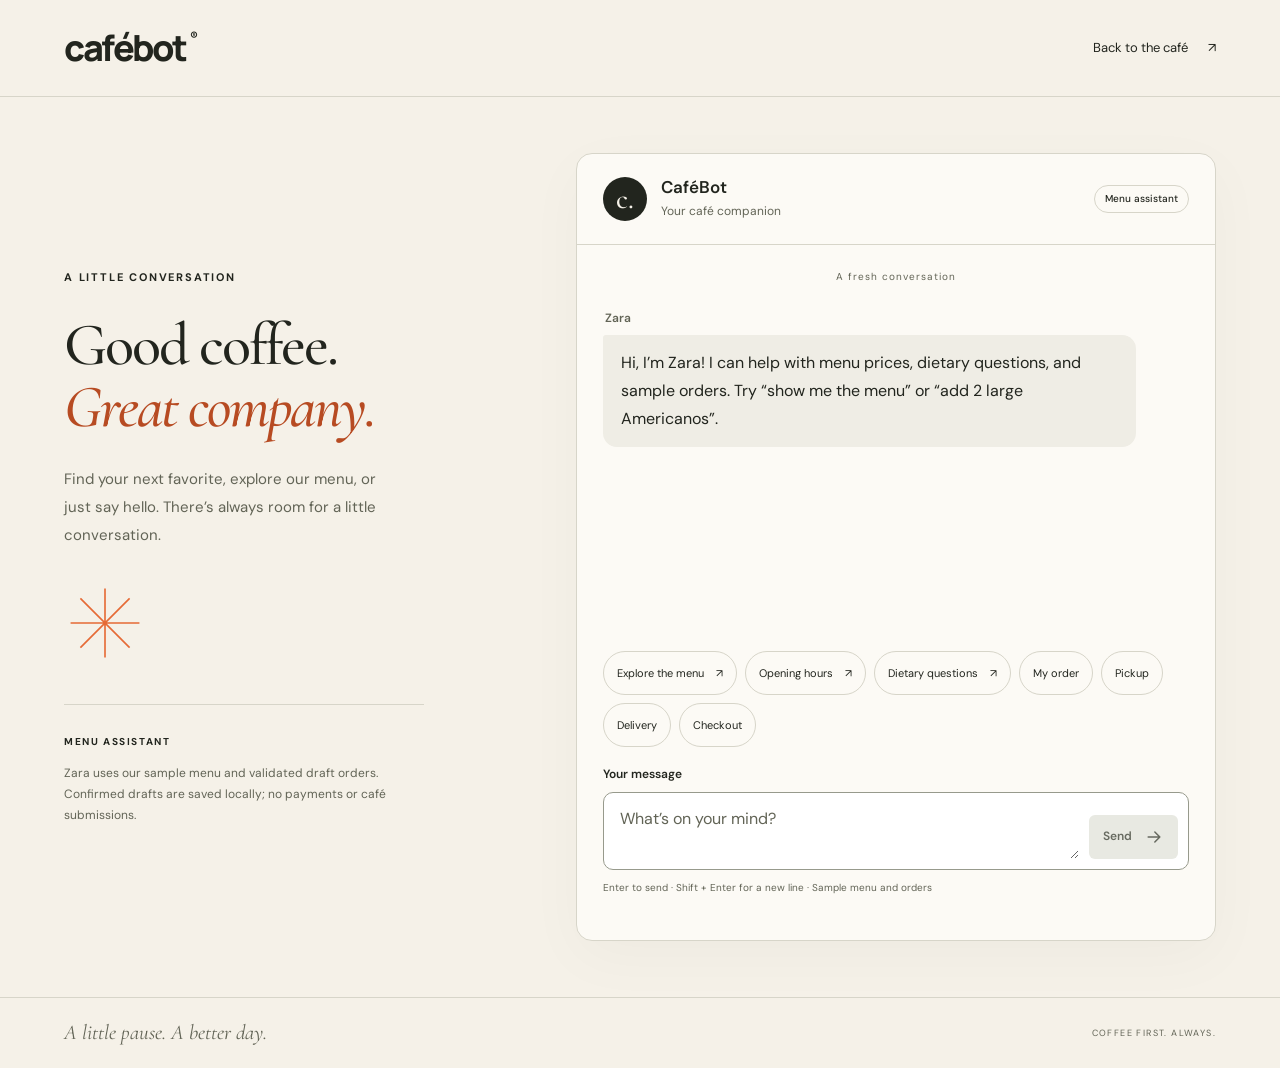
<file: frontend/chat.html>
<!DOCTYPE html>
<html lang="en">
<head>
  <meta charset="UTF-8">
  <meta name="viewport" content="width=device-width, initial-scale=1.0">
  <meta name="theme-color" content="#f5f1e8">
  <title>CaféBot — A little conversation</title>
  <link rel="preconnect" href="https://fonts.googleapis.com">
  <link rel="preconnect" href="https://fonts.gstatic.com" crossorigin>
  <link href="https://fonts.googleapis.com/css2?family=Cormorant+Garamond:ital,wght@0,500;1,500&amp;family=DM+Sans:wght@400;500;600;700&amp;family=Manrope:wght@800&amp;display=swap" rel="stylesheet">
  <link rel="stylesheet" href="chat.css">
  <script src="chat.js" defer></script>
</head>
<body>
  <a class="skip-link" href="#message">Skip to message field</a>
  <header class="page-header">
    <a class="wordmark" href="index.html" aria-label="CaféBot home">cafébot<span>®</span></a>
    <a class="back-link" href="index.html">Back to the café <span aria-hidden="true">↗</span></a>
  </header>
  <main class="chat-layout">
    <aside class="intro" aria-labelledby="intro-title">
      <p class="eyebrow">A LITTLE CONVERSATION</p>
      <h1 id="intro-title">Good coffee.<br><em>Great company.</em></h1>
      <p class="intro-copy">Find your next favorite, explore our menu, or just say hello. There’s always room for a little conversation.</p>
      <div class="intro-mark" aria-hidden="true"><svg viewBox="0 0 100 100" fill="none"><path d="M50 8v84M8 50h84M20 20l60 60M20 80l60-60" stroke="currentColor" stroke-width="2"/></svg></div>
      <div class="demo-note"><span class="demo-label">MENU ASSISTANT</span><p>Zara uses our sample menu and validated draft orders. Confirmed drafts are saved locally; no payments or café submissions.</p></div>
    </aside>
    <section class="chat-panel" aria-labelledby="chat-title">
      <header class="chat-header">
        <span class="avatar" aria-hidden="true">c.</span>
        <div><h2 id="chat-title">CaféBot</h2><p>Your café companion</p></div>
        <span class="demo-badge">Menu assistant</span>
      </header>
      <div class="conversation" role="log" aria-label="Conversation with CaféBot" aria-live="polite" aria-relevant="additions text" tabindex="0">
        <p class="conversation-date">A fresh conversation</p>
        <article class="message bot-message"><p class="speaker">Zara</p><div class="bubble"><p>Hi, I’m Zara! I can help with menu prices, dietary questions, and sample orders. Try “show me the menu” or “add 2 large Americanos”.</p></div></article>
      </div>
      <div class="suggestions" aria-label="Suggested messages">
        <button type="button" disabled data-prompt="Show me the sample menu">Explore the menu <span aria-hidden="true">↗</span></button>
        <button type="button" disabled data-prompt="What are the sample opening hours?">Opening hours <span aria-hidden="true">↗</span></button>
        <button type="button" disabled data-prompt="Do you have dietary information?">Dietary questions <span aria-hidden="true">↗</span></button>
        <button type="button" disabled data-prompt="my order">My order</button>
        <button type="button" disabled data-prompt="pickup">Pickup</button>
        <button type="button" disabled data-prompt="delivery">Delivery</button>
        <button type="button" disabled data-prompt="checkout">Checkout</button>
      </div>
      <form class="composer">
        <label for="message">Your message</label>
        <div class="input-row"><textarea id="message" name="message" disabled rows="2" maxlength="1000" placeholder="What’s on your mind?" aria-describedby="input-hint" required></textarea><button class="send-button" type="submit" disabled><span>Send</span><svg aria-hidden="true" viewBox="0 0 24 24" fill="none"><path d="m5 12 14 0m-6-6 6 6-6 6" stroke="currentColor" stroke-width="1.8" stroke-linecap="round" stroke-linejoin="round"/></svg></button></div>
        <p id="input-hint">Enter to send · Shift + Enter for a new line · Sample menu and orders</p>
        <p id="chat-status" role="status" aria-live="polite"></p>
      </form>
      <noscript><p class="no-script">Enable JavaScript to chat with Zara.</p></noscript>
    </section>
  </main>
  <footer class="page-footer"><span>A little pause. A better day.</span><span>COFFEE FIRST. ALWAYS.</span></footer>
</body>
</html>
</file>
<file: frontend/chat.css>
:root{--paper:#f5f1e8;--surface:#fcfaf5;--ink:#22251e;--muted:#626456;--accent:#b74b22;--orange:#e66b36;--line:#d7d5c9;--sans:'DM Sans',Arial,sans-serif;--serif:'Cormorant Garamond',Georgia,serif}
*{box-sizing:border-box}
body{margin:0;background:var(--paper);color:var(--ink);font-family:var(--sans);font-size:16px;line-height:1.65;overflow-wrap:anywhere;min-height:100svh}
a{color:inherit;text-decoration:none}
button,textarea{font:inherit}
button{cursor:pointer}
button:disabled{cursor:not-allowed}
a:focus-visible,button:focus-visible,textarea:focus-visible,.conversation:focus-visible{outline:3px solid var(--accent);outline-offset:4px}
button,a{touch-action:manipulation}
button{transition:background-color 180ms,color 180ms}
.skip-link{position:fixed;top:-100px;left:20px;background:var(--ink);color:white;padding:12px 20px;z-index:5}.skip-link:focus{top:10px}
.page-header,.page-footer{max-width:1440px;margin:auto;padding:24px clamp(20px,5vw,72px);display:flex;align-items:center;justify-content:space-between;gap:20px;flex-wrap:wrap}
.page-header{border-bottom:1px solid var(--line)}
.wordmark{font-family:'Manrope',var(--sans);font-size:36px;font-weight:800;letter-spacing:-2.5px;display:inline-flex;min-height:48px;align-items:center;line-height:1}
.wordmark span{font-size:12px;letter-spacing:0;align-self:flex-start;margin:7px 0 0 4px}
.back-link{min-height:44px;display:inline-flex;align-items:center;gap:20px;font-size:13px}.back-link:hover{text-decoration:underline;text-underline-offset:5px}
.chat-layout{max-width:1440px;margin:auto;padding:56px clamp(20px,5vw,72px);display:grid;grid-template-columns:.85fr 1.25fr;gap:clamp(32px,6vw,88px);align-items:center}
.intro{min-width:0;align-self:center}.eyebrow{font-size:11px;font-weight:700;letter-spacing:1.8px;margin:0 0 28px}
h1{font:500 clamp(46px,4.7vw,68px)/1.03 var(--serif);letter-spacing:-.035em;margin:0 0 28px;text-wrap:balance}h1 em{font-weight:500;color:var(--accent)}
.intro-copy{max-width:340px;color:var(--muted);font-size:15px;line-height:1.85;margin-bottom:32px}
.intro-mark{width:82px;color:var(--orange);margin:28px 0 40px}.intro-mark svg{display:block;width:100%}
.demo-note{max-width:360px;border-top:1px solid var(--line);padding-top:22px}.demo-label{font-size:10px;letter-spacing:1.6px;font-weight:700}.demo-note p{font-size:12px;color:var(--muted);margin:10px 0 0;line-height:1.75}
.chat-panel{min-width:0;background:var(--surface);border:1px solid var(--line);border-radius:16px;box-shadow:0 16px 60px #22251e08;overflow:hidden}
.chat-header{display:flex;flex-wrap:wrap;align-items:center;gap:14px;padding:22px 26px;border-bottom:1px solid var(--line)}
.avatar{display:grid;place-items:center;flex-shrink:0;width:44px;height:44px;border-radius:50%;background:var(--ink);color:var(--paper);font:500 29px/1 var(--serif)}
.chat-header>div{min-width:0}.chat-header h2{font-size:17px;font-weight:600;line-height:1.4;margin:0}.chat-header p{font-size:12px;color:var(--muted);margin:2px 0 0}
.demo-badge{margin-left:auto;flex-shrink:0;border:1px solid var(--line);border-radius:20px;padding:5px 10px;font-size:10px;font-weight:500}
.conversation{height:390px;overflow-y:auto;padding:24px 26px;scrollbar-width:thin;scrollbar-color:#bdbdaf transparent;outline-offset:-4px!important}
.conversation-date{text-align:center;font-size:10px;letter-spacing:1px;color:var(--muted);margin:0 0 24px}
.message{display:flex;flex-direction:column;align-items:flex-start;margin-bottom:24px}.message:last-child{margin-bottom:0}
.speaker{font-size:12px;font-weight:600;color:var(--muted);margin:0 0 6px 2px}
.bubble{max-width:91%;padding:14px 18px;background:#efede5;border-radius:3px 14px 14px 14px;font-size:16px;line-height:1.75;white-space:pre-wrap;overflow-wrap:anywhere}
.bubble p{margin:0}.bubble p+p{margin-top:12px}
.customer-message{align-items:flex-end}.customer-message .speaker{margin-right:2px}.customer-message .bubble{background:var(--ink);color:var(--paper);border-radius:14px 3px 14px 14px}
.menu-preview{background:var(--surface);border:1px solid var(--line);border-radius:8px;padding:14px;margin:14px 0;white-space:normal}
.menu-label{font-size:10px;letter-spacing:1px;color:var(--muted)}.menu-preview>div{display:flex;flex-wrap:wrap;justify-content:space-between;gap:8px;margin:7px 0}.menu-preview strong{font-size:14px;font-weight:600}.menu-preview>div>span{font-size:13px;font-variant-numeric:tabular-nums}.menu-preview p{font-size:11px;color:var(--muted)}
.suggestions{display:flex;flex-wrap:wrap;gap:8px;padding:16px 26px 0}.suggestions button{min-width:44px;min-height:44px;border:1px solid var(--line);border-radius:24px;padding:8px 13px;color:var(--ink);background:transparent;font-size:11px;display:flex;align-items:center;gap:12px}.suggestions button:hover:enabled{background:#efede5;border-color:var(--muted)}
.composer{padding:18px 26px 22px}.composer label{display:block;font-size:12px;font-weight:600;margin-bottom:8px}.input-row{display:flex;align-items:flex-end;gap:10px;border:1px solid #979a8c;border-radius:10px;background:white;padding:10px}
textarea{display:block;width:100%;min-width:0;border:0;background:transparent;resize:vertical;min-height:54px;max-height:160px;font-size:16px;line-height:1.5;color:var(--ink);padding:4px 6px}textarea::placeholder{color:var(--muted)}
.send-button{display:flex;align-items:center;justify-content:center;gap:12px;min-width:44px;min-height:44px;flex-shrink:0;background:var(--ink);color:var(--paper);border:0;border-radius:6px;padding:10px 14px;font-size:12px;font-weight:600}.send-button svg{width:20px;height:20px}.send-button:hover:enabled{background:#444b39}.send-button:disabled{background:#e8e9e2;color:#676a60}.send-button:active:enabled{background:var(--accent)}
#input-hint{font-size:10px;color:var(--muted);margin:10px 0 0;line-height:1.6}.no-script{font-size:12px;margin:0;padding:0 26px 20px;color:var(--accent)}
.page-footer{border-top:1px solid var(--line);padding-top:20px;padding-bottom:20px;color:var(--muted);font-size:10px}.page-footer>span:first-child{font:italic 21px/1.4 var(--serif)}.page-footer>span:last-child{font-size:9px;letter-spacing:1.4px}
@media(max-width:1000px){.chat-layout{gap:32px;grid-template-columns:.8fr 1.2fr}.chat-header,.conversation{padding-left:20px;padding-right:20px}.suggestions,.composer{padding-left:20px;padding-right:20px}.suggestions button{font-size:10px;gap:8px}}
@media(max-width:760px){.chat-layout{display:block;padding-top:28px;padding-bottom:28px}.intro{margin-bottom:26px}h1{font-size:42px;margin-bottom:12px}.eyebrow{margin-bottom:14px;font-size:10px}.intro-copy{font-size:14px;max-width:540px;margin-bottom:16px}.intro-mark{display:none}.demo-note{max-width:none;padding-top:12px}.demo-note p{display:inline;font-size:11px;margin-left:10px}.demo-label{font-size:9px}.conversation{height:380px}.page-header{padding-top:16px;padding-bottom:16px}.wordmark{font-size:32px}}
@media(max-width:400px){.chat-header{gap:10px;padding:16px}.demo-badge{font-size:9px;padding:4px 8px}.conversation{padding:20px 16px}.suggestions{padding:14px 16px 0}.composer{padding:16px}.send-button{padding:10px}.send-button span{position:absolute;width:1px;height:1px;overflow:hidden;clip-path:inset(50%)}.bubble{max-width:96%;padding:12px 14px}.back-link{font-size:12px;gap:10px}.page-footer>span:last-child{font-size:8px}}
@media(prefers-reduced-motion:reduce){button{transition:none}}
@media(forced-colors:active){.bubble,.avatar,.send-button{border:1px solid CanvasText}a:focus-visible,button:focus-visible,textarea:focus-visible,.conversation:focus-visible{outline-color:Highlight}}
/* Embedded mode keeps the conversation and composer within the side panel. */
.reply-controls{margin-top:14px;display:flex;flex-wrap:wrap;gap:8px;white-space:normal}
.reply-controls button,.retry-button{min-height:44px;border:1px solid var(--muted);border-radius:6px;padding:10px 12px;background:var(--surface);color:var(--ink);font:600 12px/1.4 var(--sans)}
.reply-controls button:disabled{opacity:.55;cursor:default}
.details-form{display:grid;gap:12px;width:100%}.details-form label{display:grid;gap:5px;font-size:13px}
.details-form input{width:100%;min-width:0;min-height:44px;padding:8px;border:1px solid var(--muted);border-radius:5px;font:16px var(--sans);background:white;color:var(--ink)}
.details-form input:focus-visible{outline:2px solid var(--accent);outline-offset:3px}
#chat-status{min-height:18px;margin:4px 0 0;color:var(--muted);font-size:12px}
.embedded-chat body{min-height:0;height:100dvh;background:var(--surface)}
.embedded-chat .page-header,.embedded-chat .intro,.embedded-chat .page-footer,.embedded-chat .skip-link{display:none}
.embedded-chat .chat-layout{display:block;padding:0;height:100%;max-width:none}
.embedded-chat .chat-panel{height:100%;display:flex;flex-direction:column;border:0;border-radius:0;box-shadow:none}
.embedded-chat .chat-header{flex-shrink:0;padding:14px 18px}
.embedded-chat .conversation{height:auto;min-height:0;flex:1;padding:20px;overflow-y:auto}
.embedded-chat .bubble{max-width:95%;font-size:16px;line-height:1.65}
.embedded-chat .suggestions{flex-shrink:0;flex-wrap:nowrap;overflow-x:auto;gap:8px;padding:8px 16px}
.embedded-chat .suggestions button{flex-shrink:0;font-size:12px;white-space:nowrap}
.embedded-chat .composer{flex-shrink:0;padding:8px 16px 12px}
.embedded-chat textarea{height:48px;min-height:44px;max-height:100px}
.embedded-chat #chat-status:empty{min-height:0;margin:0}
.embedded-chat .no-script{padding:0 16px 12px}
@media(max-height:560px){.embedded-chat .chat-header{padding:8px 16px}.embedded-chat .conversation{min-height:50px}.embedded-chat .composer{padding-top:10px;padding-bottom:10px}}
.embedded-chat .chat-header{background:#efede4}
.embedded-chat .avatar{background:#263629}
.embedded-chat .conversation{background:var(--surface)}
.embedded-chat .bubble{background:#f0ece2;border:1px solid #e6dfd0;border-radius:4px 16px 16px 16px;padding:16px 20px}
.embedded-chat .customer-message .bubble{background:#263629;color:var(--paper);border-color:#263629;border-radius:16px 4px 16px 16px}
.embedded-chat .suggestions{border-top:1px solid var(--line);background:#f7f4ed}
.embedded-chat .composer{background:#f7f4ed}
.embedded-chat .input-row{border-color:#ada997;border-radius:12px}
.embedded-chat .send-button{background:#263629;border-radius:8px}
.embedded-chat .send-button:disabled{background:#e8e9e2;color:#676a60}
</file>
